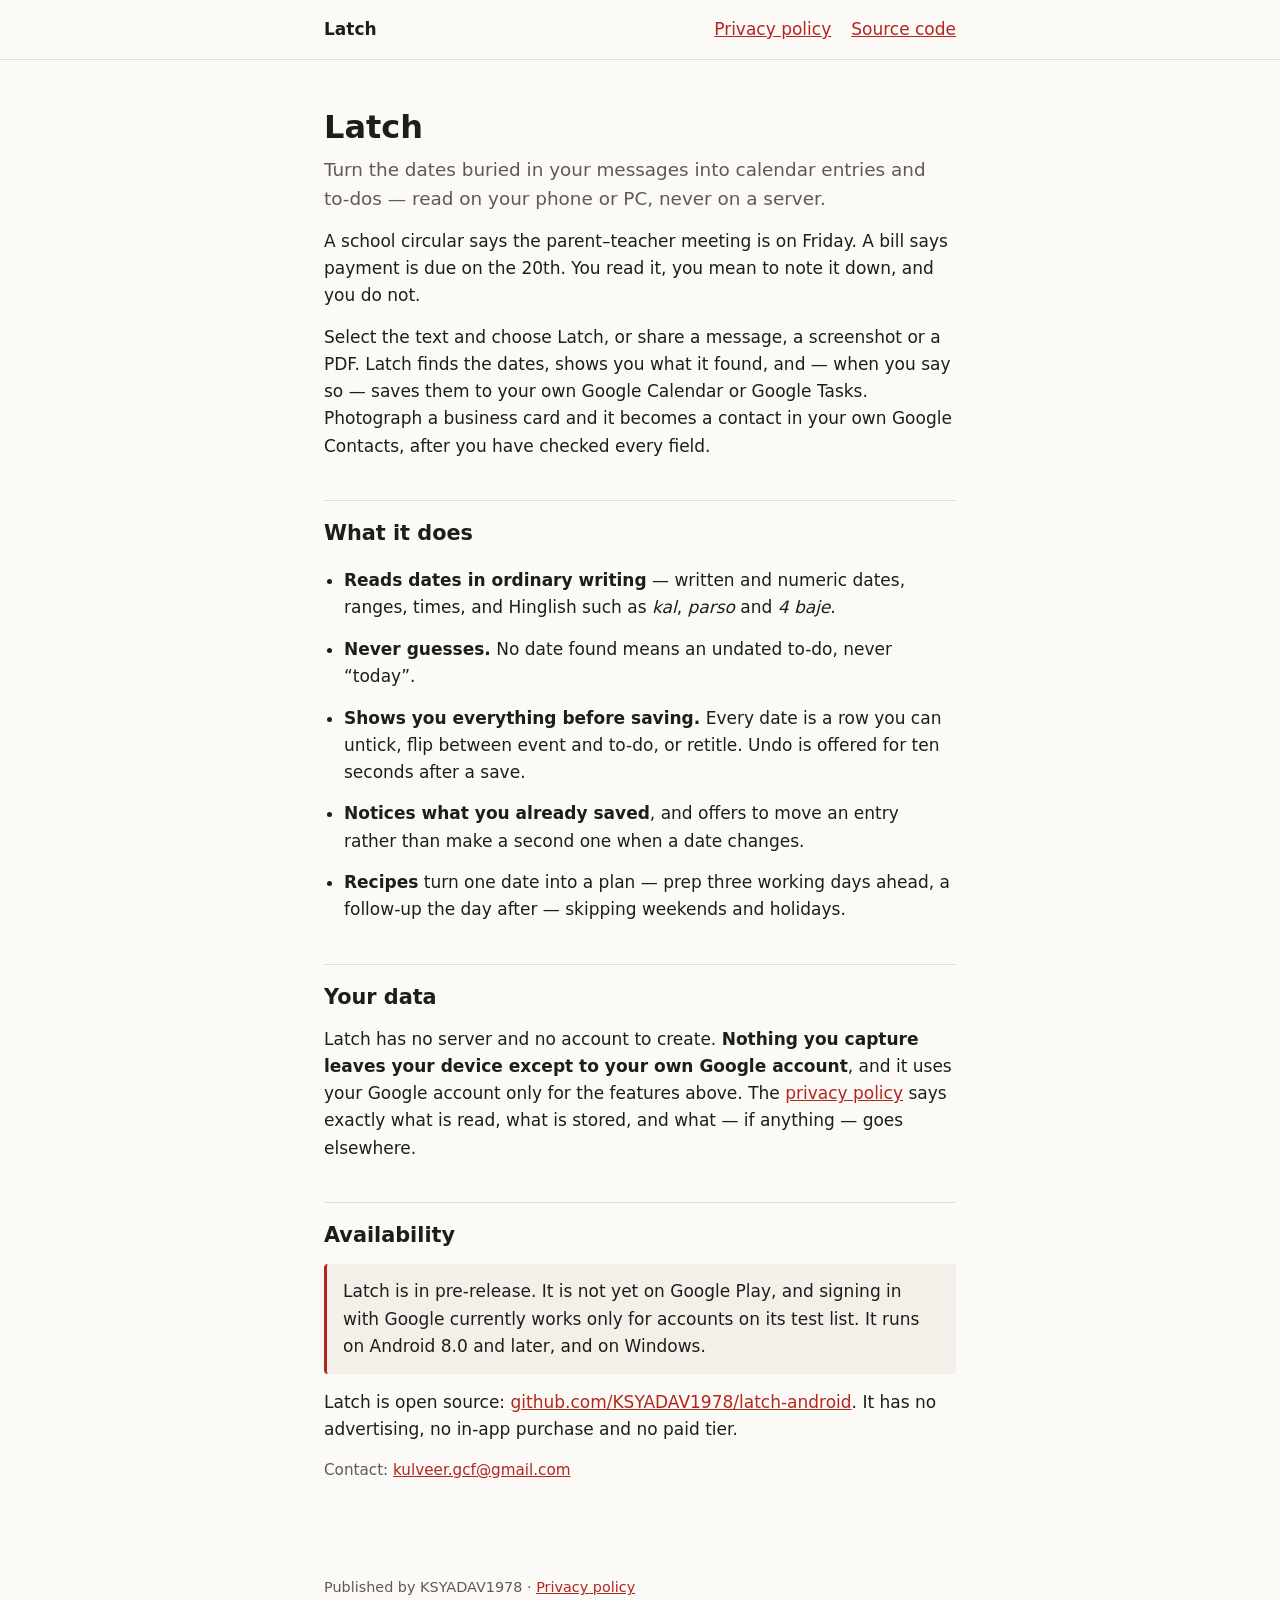
<file: index.html>
<!doctype html>
<html lang="en">
<head>
<meta charset="utf-8">
<meta name="viewport" content="width=device-width, initial-scale=1">
<title>Latch</title>
<meta name="description" content="Latch turns the dates in your messages into entries in your own Google Calendar and Google Tasks, and business cards into Google Contacts. Everything is read on your device.">
<link rel="stylesheet" href="style.css">
</head>
<body>
<header class="site">
  <nav>
    <a class="name" href="./">Latch</a>
    <a href="privacy/">Privacy policy</a>
    <a href="https://github.com/KSYADAV1978/latch-android">Source code</a>
  </nav>
</header>
<main>
  <h1>Latch</h1>
  <p class="lede">Turn the dates buried in your messages into calendar entries and to-dos — read on
  your phone or PC, never on a server.</p>

  <p>A school circular says the parent–teacher meeting is on Friday. A bill says payment is due on
  the 20th. You read it, you mean to note it down, and you do not.</p>

  <p>Select the text and choose Latch, or share a message, a screenshot or a PDF. Latch finds the
  dates, shows you what it found, and — when you say so — saves them to your own Google Calendar or
  Google Tasks. Photograph a business card and it becomes a contact in your own Google Contacts,
  after you have checked every field.</p>

  <h2>What it does</h2>
  <ul>
    <li><strong>Reads dates in ordinary writing</strong> — written and numeric dates, ranges, times,
    and Hinglish such as <em>kal</em>, <em>parso</em> and <em>4 baje</em>.</li>
    <li><strong>Never guesses.</strong> No date found means an undated to-do, never “today”.</li>
    <li><strong>Shows you everything before saving.</strong> Every date is a row you can untick, flip
    between event and to-do, or retitle. Undo is offered for ten seconds after a save.</li>
    <li><strong>Notices what you already saved</strong>, and offers to move an entry rather than make a
    second one when a date changes.</li>
    <li><strong>Recipes</strong> turn one date into a plan — prep three working days ahead, a
    follow-up the day after — skipping weekends and holidays.</li>
  </ul>

  <h2>Your data</h2>
  <p>Latch has no server and no account to create. <strong>Nothing you capture leaves your device
  except to your own Google account</strong>, and it uses your Google account only for the features
  above. The <a href="privacy/">privacy policy</a> says exactly what is read, what is stored, and
  what — if anything — goes elsewhere.</p>

  <h2>Availability</h2>
  <p class="note">Latch is in pre-release. It is not yet on Google Play, and signing in with Google
  currently works only for accounts on its test list. It runs on Android 8.0 and later, and on
  Windows.</p>

  <p>Latch is open source: <a href="https://github.com/KSYADAV1978/latch-android">github.com/KSYADAV1978/latch-android</a>.
  It has no advertising, no in-app purchase and no paid tier.</p>

  <p class="meta">Contact: <a href="mailto:kulveer.gcf@gmail.com">kulveer.gcf@gmail.com</a></p>
</main>
<footer class="site">Published by KSYADAV1978 · <a href="privacy/">Privacy policy</a></footer>
</body>
</html>
</file>
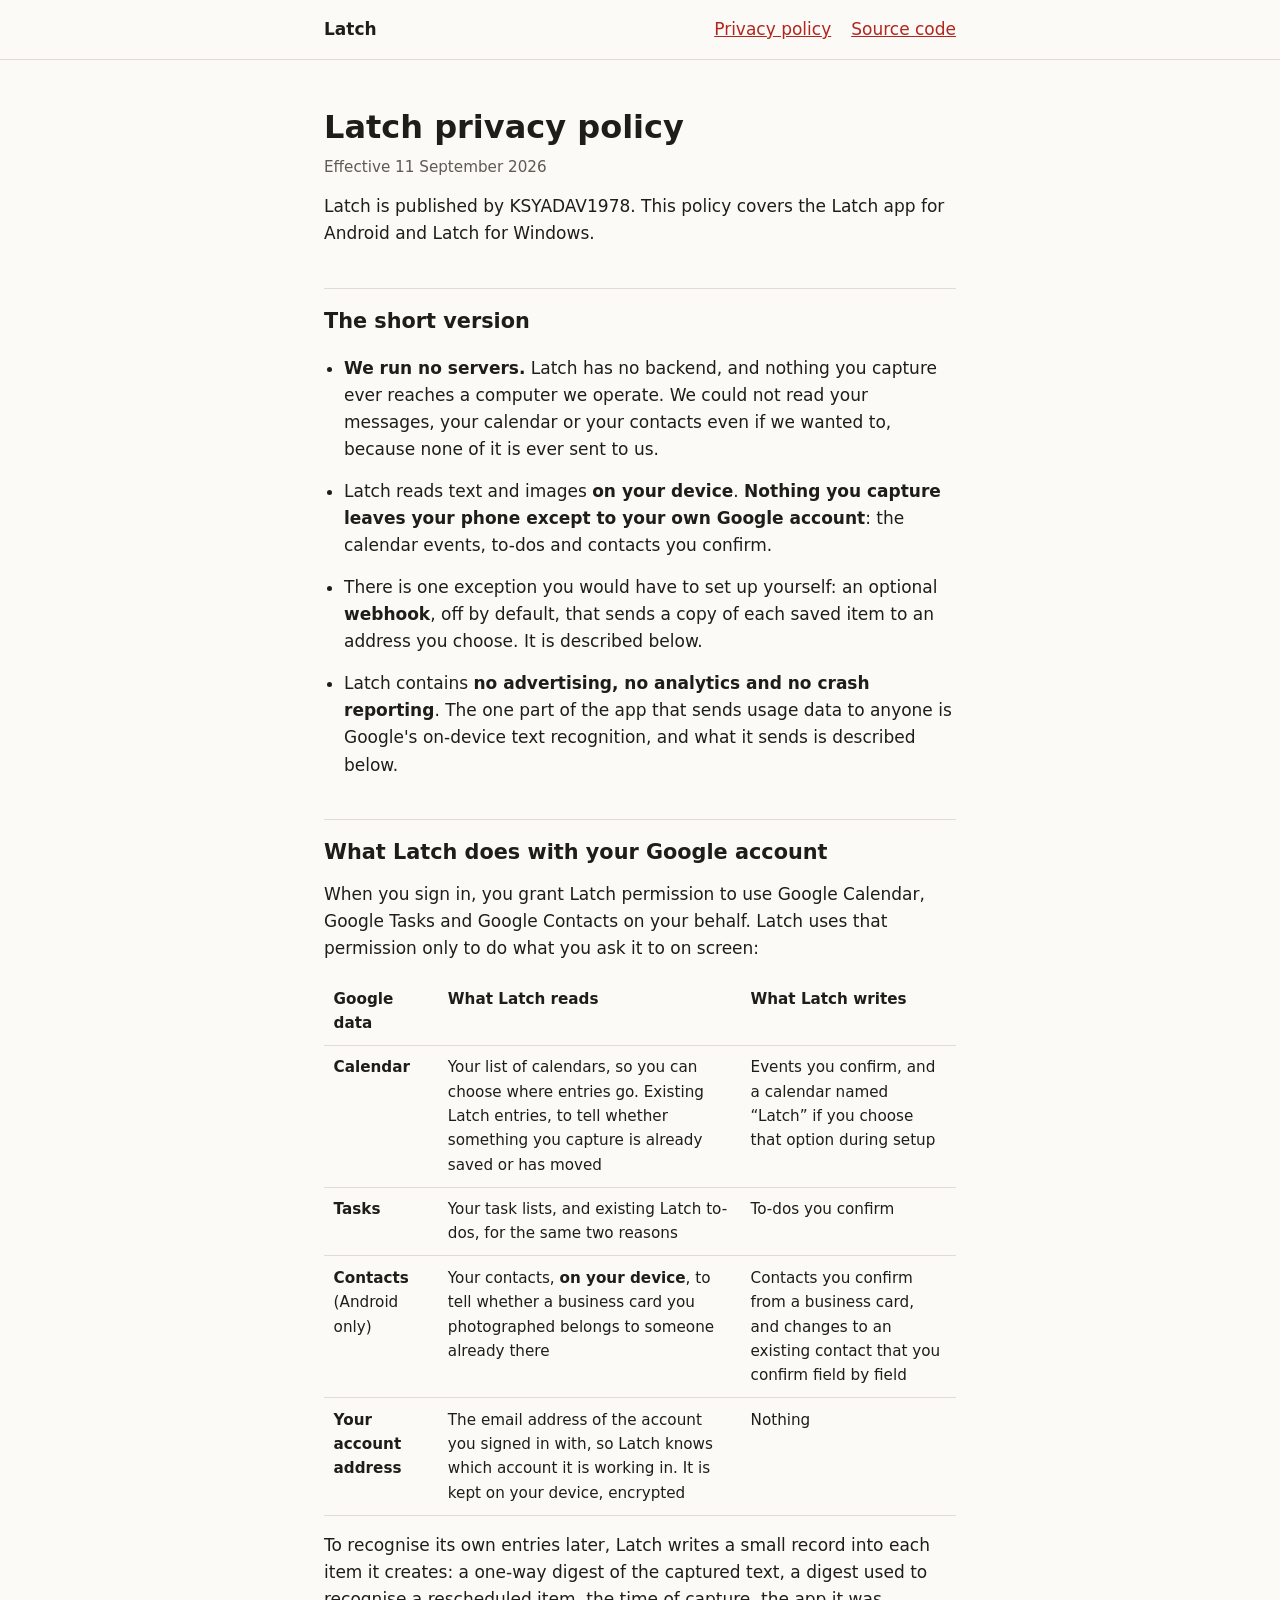
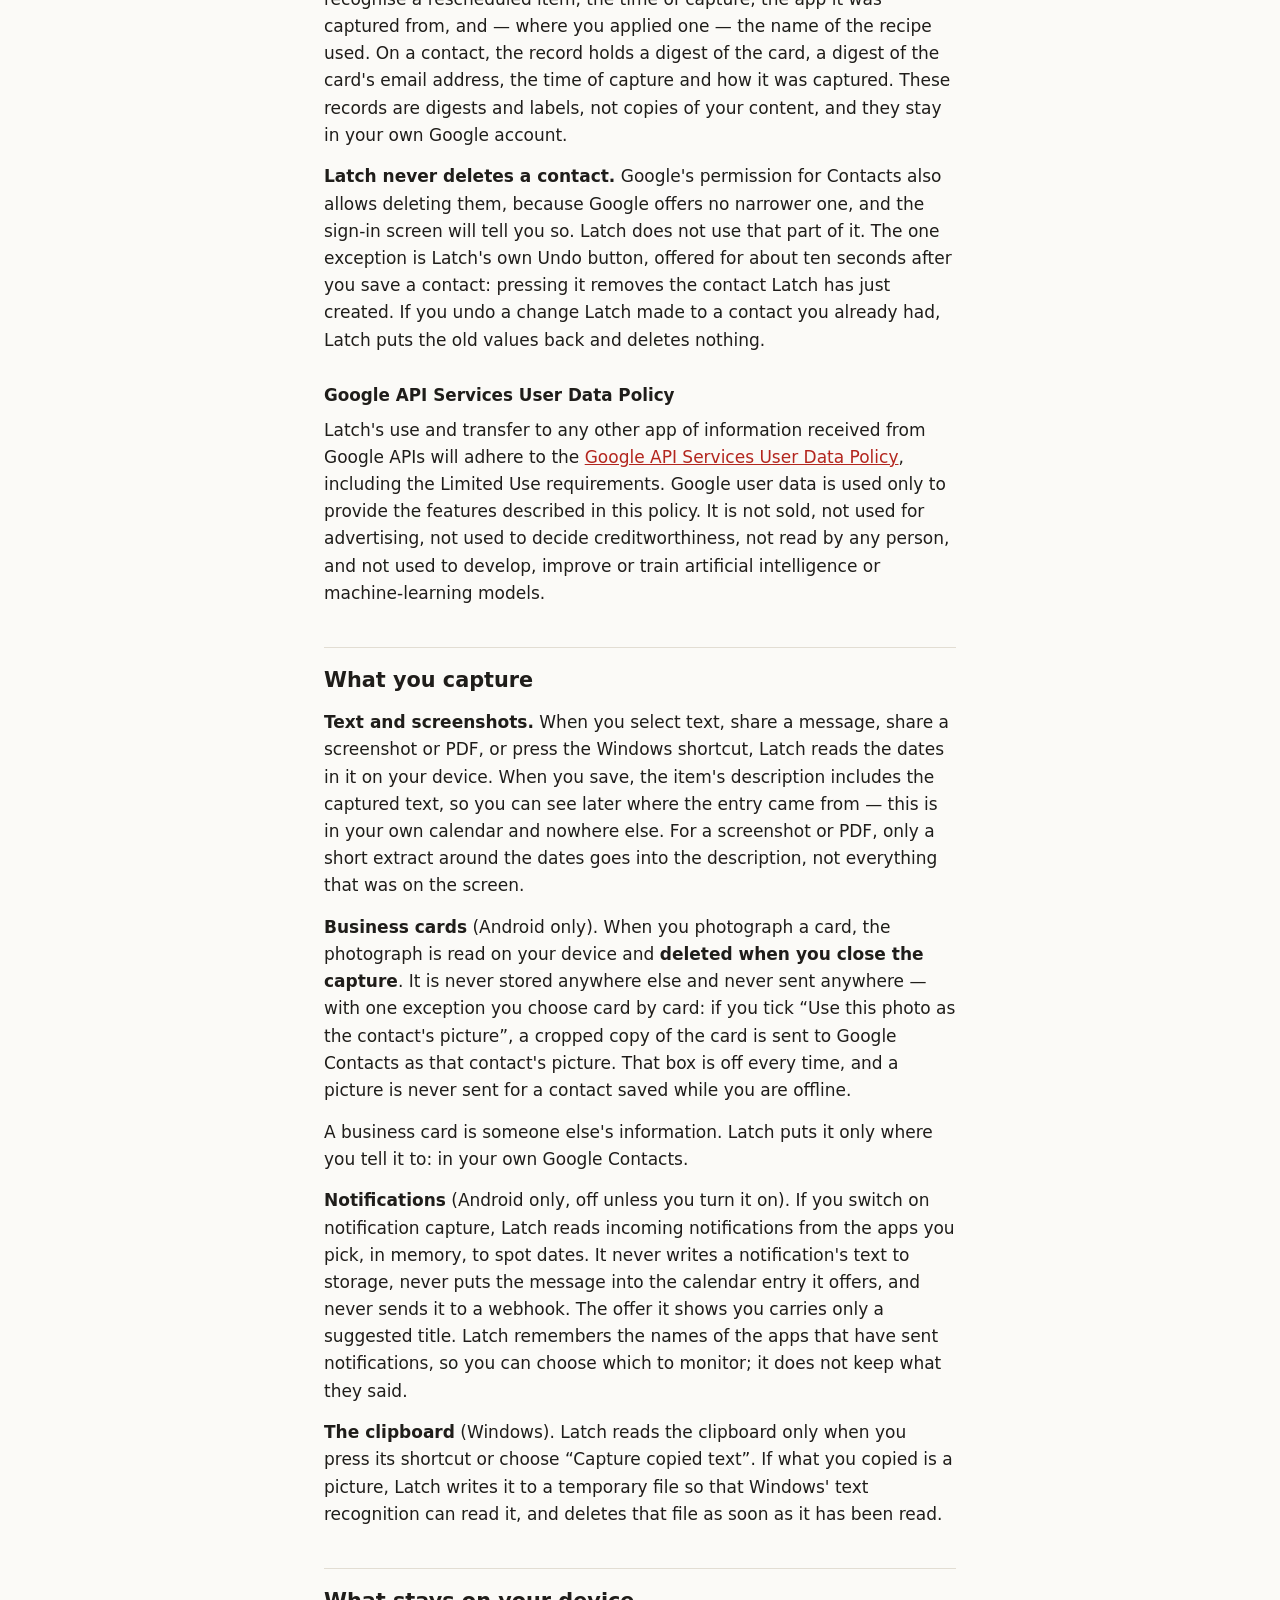
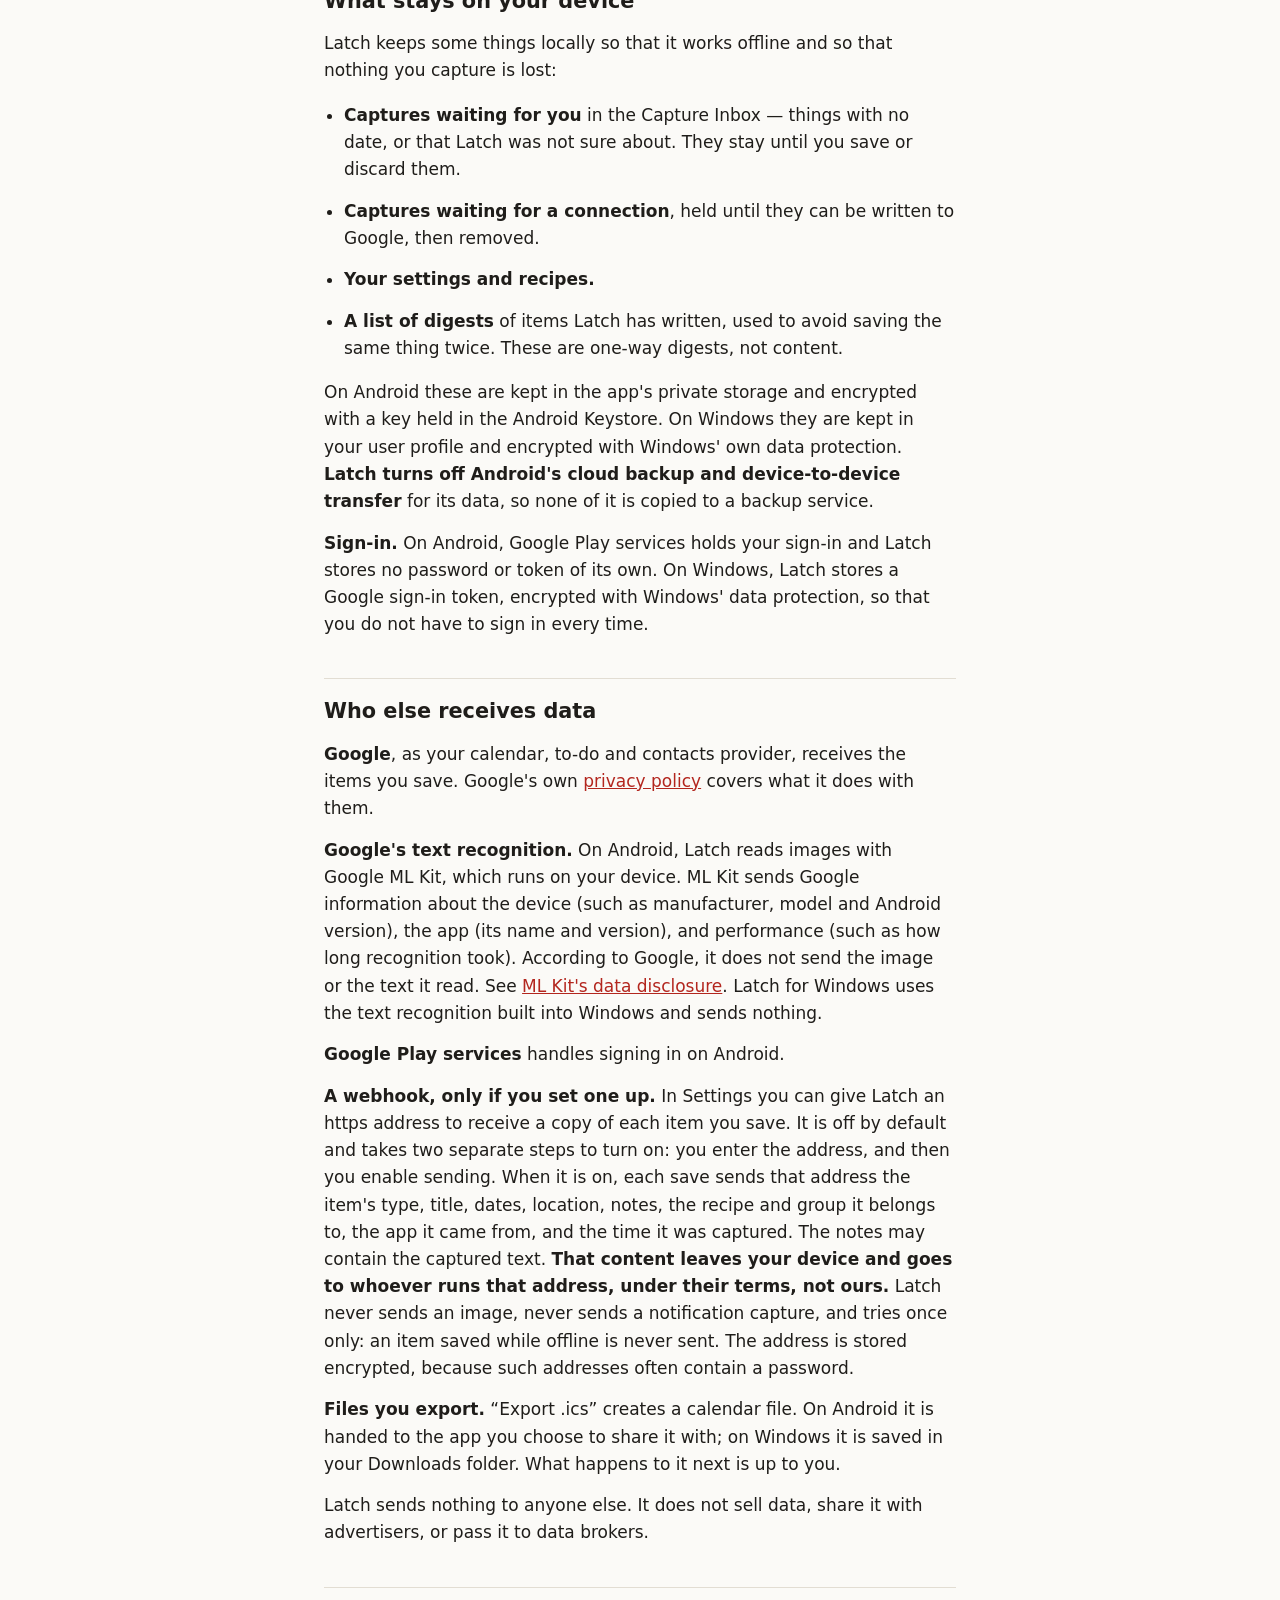
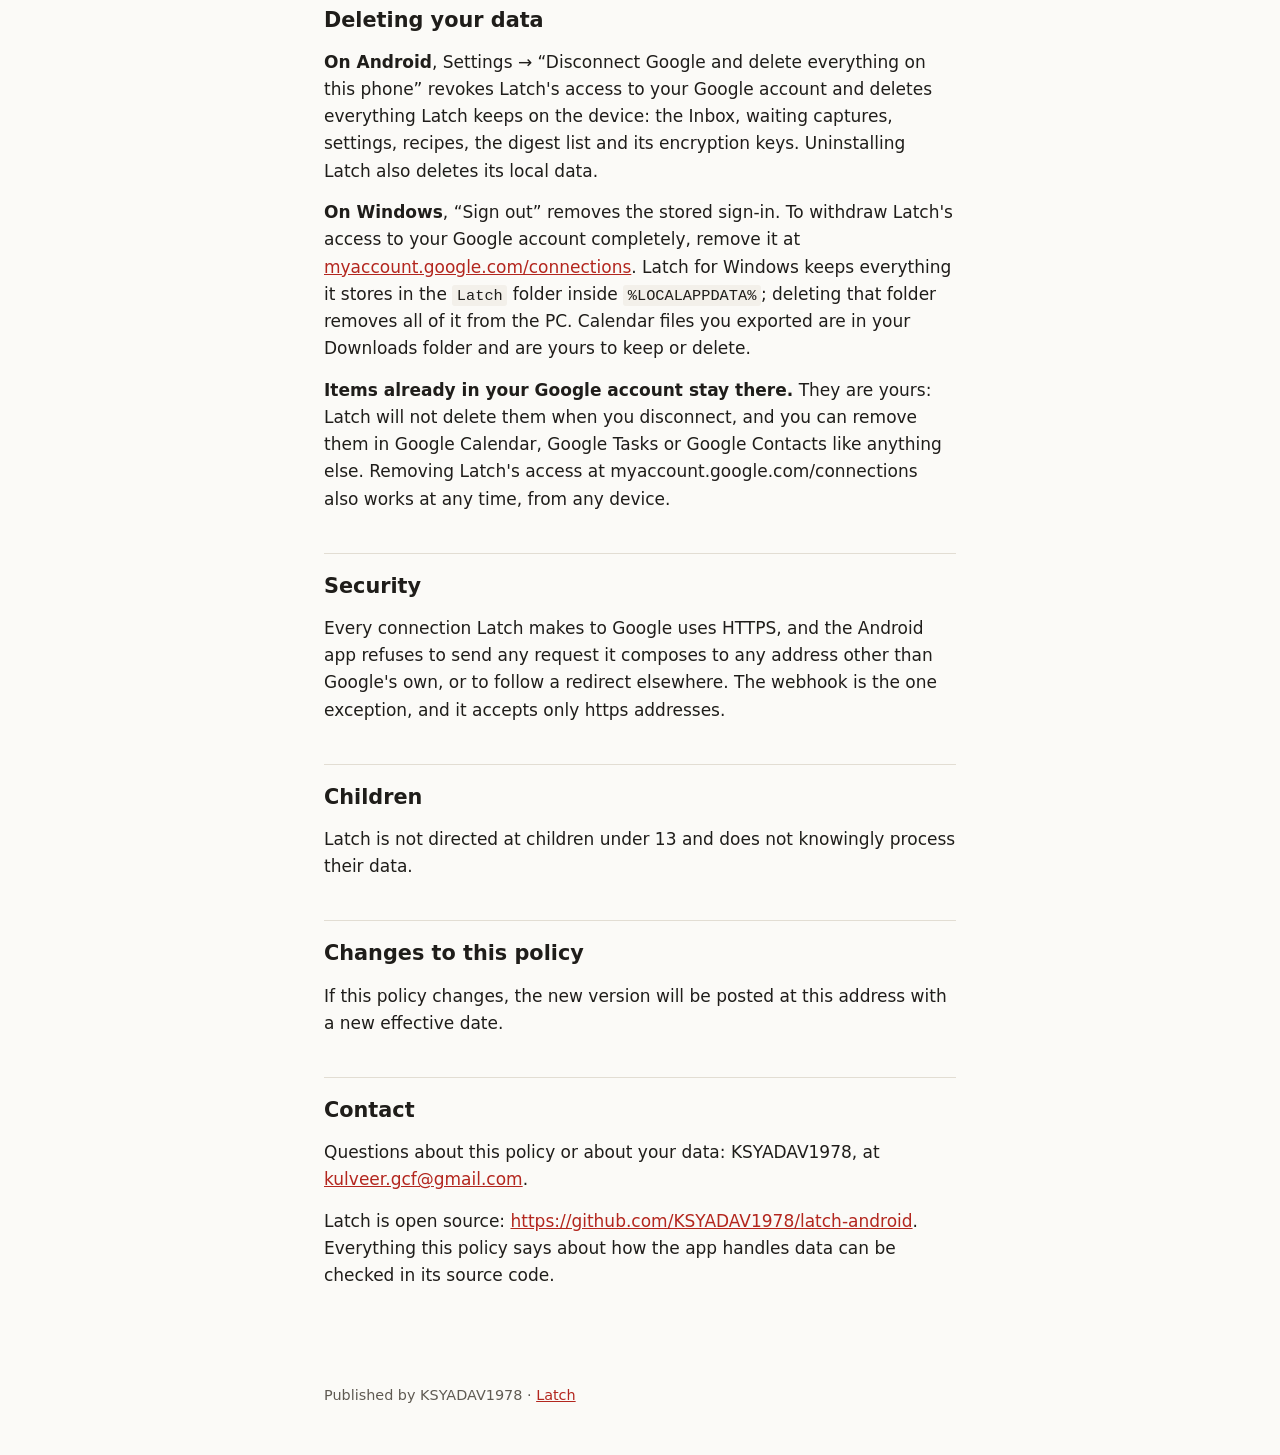
<file: privacy/index.html>
<!doctype html>
<html lang="en">
<head>
<meta charset="utf-8">
<meta name="viewport" content="width=device-width, initial-scale=1">
<title>Latch privacy policy</title>
<meta name="description" content="How Latch for Android and Windows handles your data: what it reads, what it stores, and what leaves your device.">
<link rel="stylesheet" href="../style.css">
</head>
<body>
<header class="site">
  <nav>
    <a class="name" href="../">Latch</a>
    <a href="./">Privacy policy</a>
    <a href="https://github.com/KSYADAV1978/latch-android">Source code</a>
  </nav>
</header>
<main>
<h1>Latch privacy policy</h1>
<p class="meta">Effective 11 September 2026</p>

<p>Latch is published by KSYADAV1978. This policy covers the Latch app for Android and Latch for
Windows.</p>

<h2>The short version</h2>
<ul>
  <li><strong>We run no servers.</strong> Latch has no backend, and nothing you capture ever reaches
  a computer we operate. We could not read your messages, your calendar or your contacts even if we
  wanted to, because none of it is ever sent to us.</li>
  <li>Latch reads text and images <strong>on your device</strong>. <strong>Nothing you capture
  leaves your phone except to your own Google account</strong>: the calendar events, to-dos and
  contacts you confirm.</li>
  <li>There is one exception you would have to set up yourself: an optional
  <strong>webhook</strong>, off by default, that sends a copy of each saved item to an address you
  choose. It is described below.</li>
  <li>Latch contains <strong>no advertising, no analytics and no crash reporting</strong>. The one
  part of the app that sends usage data to anyone is Google's on-device text recognition, and what
  it sends is described below.</li>
</ul>

<h2>What Latch does with your Google account</h2>
<p>When you sign in, you grant Latch permission to use Google Calendar, Google Tasks and Google
Contacts on your behalf. Latch uses that permission only to do what you ask it to on screen:</p>

<div class="table-wrap">
<table>
  <thead><tr><th>Google data</th><th>What Latch reads</th><th>What Latch writes</th></tr></thead>
  <tbody>
    <tr><td><strong>Calendar</strong></td>
        <td>Your list of calendars, so you can choose where entries go. Existing Latch entries, to
        tell whether something you capture is already saved or has moved</td>
        <td>Events you confirm, and a calendar named “Latch” if you choose that option during
        setup</td></tr>
    <tr><td><strong>Tasks</strong></td>
        <td>Your task lists, and existing Latch to-dos, for the same two reasons</td>
        <td>To-dos you confirm</td></tr>
    <tr><td><strong>Contacts</strong> (Android only)</td>
        <td>Your contacts, <strong>on your device</strong>, to tell whether a business card you
        photographed belongs to someone already there</td>
        <td>Contacts you confirm from a business card, and changes to an existing contact that you
        confirm field by field</td></tr>
    <tr><td><strong>Your account address</strong></td>
        <td>The email address of the account you signed in with, so Latch knows which account it
        is working in. It is kept on your device, encrypted</td>
        <td>Nothing</td></tr>
  </tbody>
</table>
</div>

<p>To recognise its own entries later, Latch writes a small record into each item it creates: a
one-way digest of the captured text, a digest used to recognise a rescheduled item, the time of
capture, the app it was captured from, and — where you applied one — the name of the recipe used.
On a contact, the record holds a digest of the card, a digest of the card's email address, the time
of capture and how it was captured. These records are digests and labels, not copies of your
content, and they stay in your own Google account.</p>

<p><strong>Latch never deletes a contact.</strong> Google's permission for Contacts also allows
deleting them, because Google offers no narrower one, and the sign-in screen will tell you so. Latch
does not use that part of it. The one exception is Latch's own Undo button, offered for about ten
seconds after you save a contact: pressing it removes the contact Latch has just created. If you
undo a change Latch made to a contact you already had, Latch puts the old values back and deletes
nothing.</p>

<h3>Google API Services User Data Policy</h3>
<p>Latch's use and transfer to any other app of information received from Google APIs will adhere
to the <a href="https://developers.google.com/terms/api-services-user-data-policy">Google API
Services User Data Policy</a>, including the Limited Use requirements. Google user data is used only
to provide the features described in this policy. It is not sold, not used for advertising, not used
to decide creditworthiness, not read by any person, and not used to develop, improve or train
artificial intelligence or machine-learning models.</p>

<h2>What you capture</h2>
<p><strong>Text and screenshots.</strong> When you select text, share a message, share a screenshot
or PDF, or press the Windows shortcut, Latch reads the dates in it on your device. When you save,
the item's description includes the captured text, so you can see later where the entry came from —
this is in your own calendar and nowhere else. For a screenshot or PDF, only a short extract around
the dates goes into the description, not everything that was on the screen.</p>

<p><strong>Business cards</strong> (Android only). When you photograph a card, the photograph is
read on your device and <strong>deleted when you close the capture</strong>. It is never stored
anywhere else and never sent anywhere — with one exception you choose card by card: if you tick
“Use this photo as the contact's picture”, a cropped copy of the card is sent to Google Contacts as
that contact's picture. That box is off every time, and a picture is never sent for a contact saved
while you are offline.</p>

<p>A business card is someone else's information. Latch puts it only where you tell it to: in your
own Google Contacts.</p>

<p><strong>Notifications</strong> (Android only, off unless you turn it on). If you switch on
notification capture, Latch reads incoming notifications from the apps you pick, in memory, to spot
dates. It never writes a notification's text to storage, never puts the message into the calendar
entry it offers, and never sends it to a webhook. The offer it shows you carries only a suggested
title. Latch remembers the names of the apps that have sent notifications, so you can choose which
to monitor; it does not keep what they said.</p>

<p><strong>The clipboard</strong> (Windows). Latch reads the clipboard only when you press its
shortcut or choose “Capture copied text”. If what you copied is a picture, Latch writes it to a
temporary file so that Windows' text recognition can read it, and deletes that file as soon as it
has been read.</p>

<h2>What stays on your device</h2>
<p>Latch keeps some things locally so that it works offline and so that nothing you capture is
lost:</p>
<ul>
  <li><strong>Captures waiting for you</strong> in the Capture Inbox — things with no date, or that
  Latch was not sure about. They stay until you save or discard them.</li>
  <li><strong>Captures waiting for a connection</strong>, held until they can be written to Google,
  then removed.</li>
  <li><strong>Your settings and recipes.</strong></li>
  <li><strong>A list of digests</strong> of items Latch has written, used to avoid saving the same
  thing twice. These are one-way digests, not content.</li>
</ul>
<p>On Android these are kept in the app's private storage and encrypted with a key held in the
Android Keystore. On Windows they are kept in your user profile and encrypted with Windows' own data
protection. <strong>Latch turns off Android's cloud backup and device-to-device transfer</strong>
for its data, so none of it is copied to a backup service.</p>

<p><strong>Sign-in.</strong> On Android, Google Play services holds your sign-in and Latch stores no
password or token of its own. On Windows, Latch stores a Google sign-in token, encrypted with
Windows' data protection, so that you do not have to sign in every time.</p>

<h2>Who else receives data</h2>
<p><strong>Google</strong>, as your calendar, to-do and contacts provider, receives the items you
save. Google's own <a href="https://policies.google.com/privacy">privacy policy</a> covers what it
does with them.</p>

<p><strong>Google's text recognition.</strong> On Android, Latch reads images with Google ML Kit,
which runs on your device. ML Kit sends Google information about the device (such as manufacturer,
model and Android version), the app (its name and version), and performance (such as how long
recognition took). According to Google, it does not send the image or the text it read. See
<a href="https://developers.google.com/ml-kit/android-data-disclosure">ML Kit's data
disclosure</a>. Latch for Windows uses the text recognition built into Windows and sends
nothing.</p>

<p><strong>Google Play services</strong> handles signing in on Android.</p>

<p><strong>A webhook, only if you set one up.</strong> In Settings you can give Latch an https
address to receive a copy of each item you save. It is off by default and takes two separate steps
to turn on: you enter the address, and then you enable sending. When it is on, each save sends that
address the item's type, title, dates, location, notes, the recipe and group it belongs to, the app
it came from, and the time it was captured. The notes may contain the captured text. <strong>That
content leaves your device and goes to whoever runs that address, under their terms, not
ours.</strong> Latch never sends an image, never sends a notification capture, and tries once only:
an item saved while offline is never sent. The address is stored encrypted, because such addresses
often contain a password.</p>

<p><strong>Files you export.</strong> “Export .ics” creates a calendar file. On Android it is handed
to the app you choose to share it with; on Windows it is saved in your Downloads folder. What
happens to it next is up to you.</p>

<p>Latch sends nothing to anyone else. It does not sell data, share it with advertisers, or pass it
to data brokers.</p>

<h2>Deleting your data</h2>
<p><strong>On Android</strong>, Settings → “Disconnect Google and delete everything on this phone”
revokes Latch's access to your Google account and deletes everything Latch keeps on the device: the
Inbox, waiting captures, settings, recipes, the digest list and its encryption keys. Uninstalling
Latch also deletes its local data.</p>

<p><strong>On Windows</strong>, “Sign out” removes the stored sign-in. To withdraw Latch's access to
your Google account completely, remove it at
<a href="https://myaccount.google.com/connections">myaccount.google.com/connections</a>. Latch for
Windows keeps everything it stores in the <code>Latch</code> folder inside
<code>%LOCALAPPDATA%</code>; deleting that folder removes all of it from the PC. Calendar files you
exported are in your Downloads folder and are yours to keep or delete.</p>

<p><strong>Items already in your Google account stay there.</strong> They are yours: Latch will not
delete them when you disconnect, and you can remove them in Google Calendar, Google Tasks or Google
Contacts like anything else. Removing Latch's access at myaccount.google.com/connections also works
at any time, from any device.</p>

<h2>Security</h2>
<p>Every connection Latch makes to Google uses HTTPS, and the Android app refuses to send any
request it composes to any address other than Google's own, or to follow a redirect elsewhere. The
webhook is the one exception, and it accepts only https addresses.</p>

<h2>Children</h2>
<p>Latch is not directed at children under 13 and does not knowingly process their data.</p>

<h2>Changes to this policy</h2>
<p>If this policy changes, the new version will be posted at this address with a new effective
date.</p>

<h2>Contact</h2>
<p>Questions about this policy or about your data: KSYADAV1978, at
<a href="mailto:kulveer.gcf@gmail.com">kulveer.gcf@gmail.com</a>.</p>

<p>Latch is open source:
<a href="https://github.com/KSYADAV1978/latch-android">https://github.com/KSYADAV1978/latch-android</a>.
Everything this policy says about how the app handles data can be checked in its source code.</p>
</main>
<footer class="site">Published by KSYADAV1978 · <a href="../">Latch</a></footer>
</body>
</html>
</file>
<file: style.css>
:root {
  --bg: #fbfaf7;
  --fg: #1f1d1a;
  --muted: #5f5a52;
  --rule: #e2ddd3;
  --accent: #b3261e;
  --panel: #f3f0ea;
  color-scheme: light dark;
}
@media (prefers-color-scheme: dark) {
  :root {
    --bg: #161514;
    --fg: #ebe7e0;
    --muted: #a8a197;
    --rule: #34312d;
    --accent: #f2847c;
    --panel: #201e1c;
  }
}
* { box-sizing: border-box; }
html { -webkit-text-size-adjust: 100%; }
body {
  margin: 0;
  background: var(--bg);
  color: var(--fg);
  font: 17px/1.6 system-ui, -apple-system, "Segoe UI", Roboto, sans-serif;
}
main { max-width: 42rem; margin: 0 auto; padding: 3rem 1.25rem 5rem; }
header.site { border-bottom: 1px solid var(--rule); }
header.site nav {
  max-width: 42rem; margin: 0 auto; padding: 1rem 1.25rem;
  display: flex; gap: 1.25rem; align-items: baseline; flex-wrap: wrap;
}
header.site .name { font-weight: 700; color: var(--fg); text-decoration: none; margin-right: auto; }
h1 { font-size: 2rem; line-height: 1.2; margin: 0 0 .5rem; }
h2 { font-size: 1.3rem; margin: 2.5rem 0 .75rem; padding-top: 1rem; border-top: 1px solid var(--rule); }
h3 { font-size: 1.05rem; margin: 1.75rem 0 .5rem; }
p, li { margin: 0 0 .9rem; }
ul { padding-left: 1.25rem; }
a { color: var(--accent); }
.lede { font-size: 1.15rem; color: var(--muted); }
.meta { color: var(--muted); font-size: .95rem; }
.note { background: var(--panel); border-left: 3px solid var(--accent); padding: .9rem 1rem; border-radius: 4px; }
.table-wrap { overflow-x: auto; margin: 0 0 1rem; }
table { border-collapse: collapse; width: 100%; font-size: .95rem; }
th, td { text-align: left; vertical-align: top; padding: .6rem .6rem; border-bottom: 1px solid var(--rule); }
th { font-weight: 600; }
code { font: .9em ui-monospace, "Cascadia Mono", Consolas, monospace; background: var(--panel); padding: .1em .3em; border-radius: 3px; }
footer.site { max-width: 42rem; margin: 0 auto; padding: 0 1.25rem 3rem; color: var(--muted); font-size: .9rem; }
</file>
